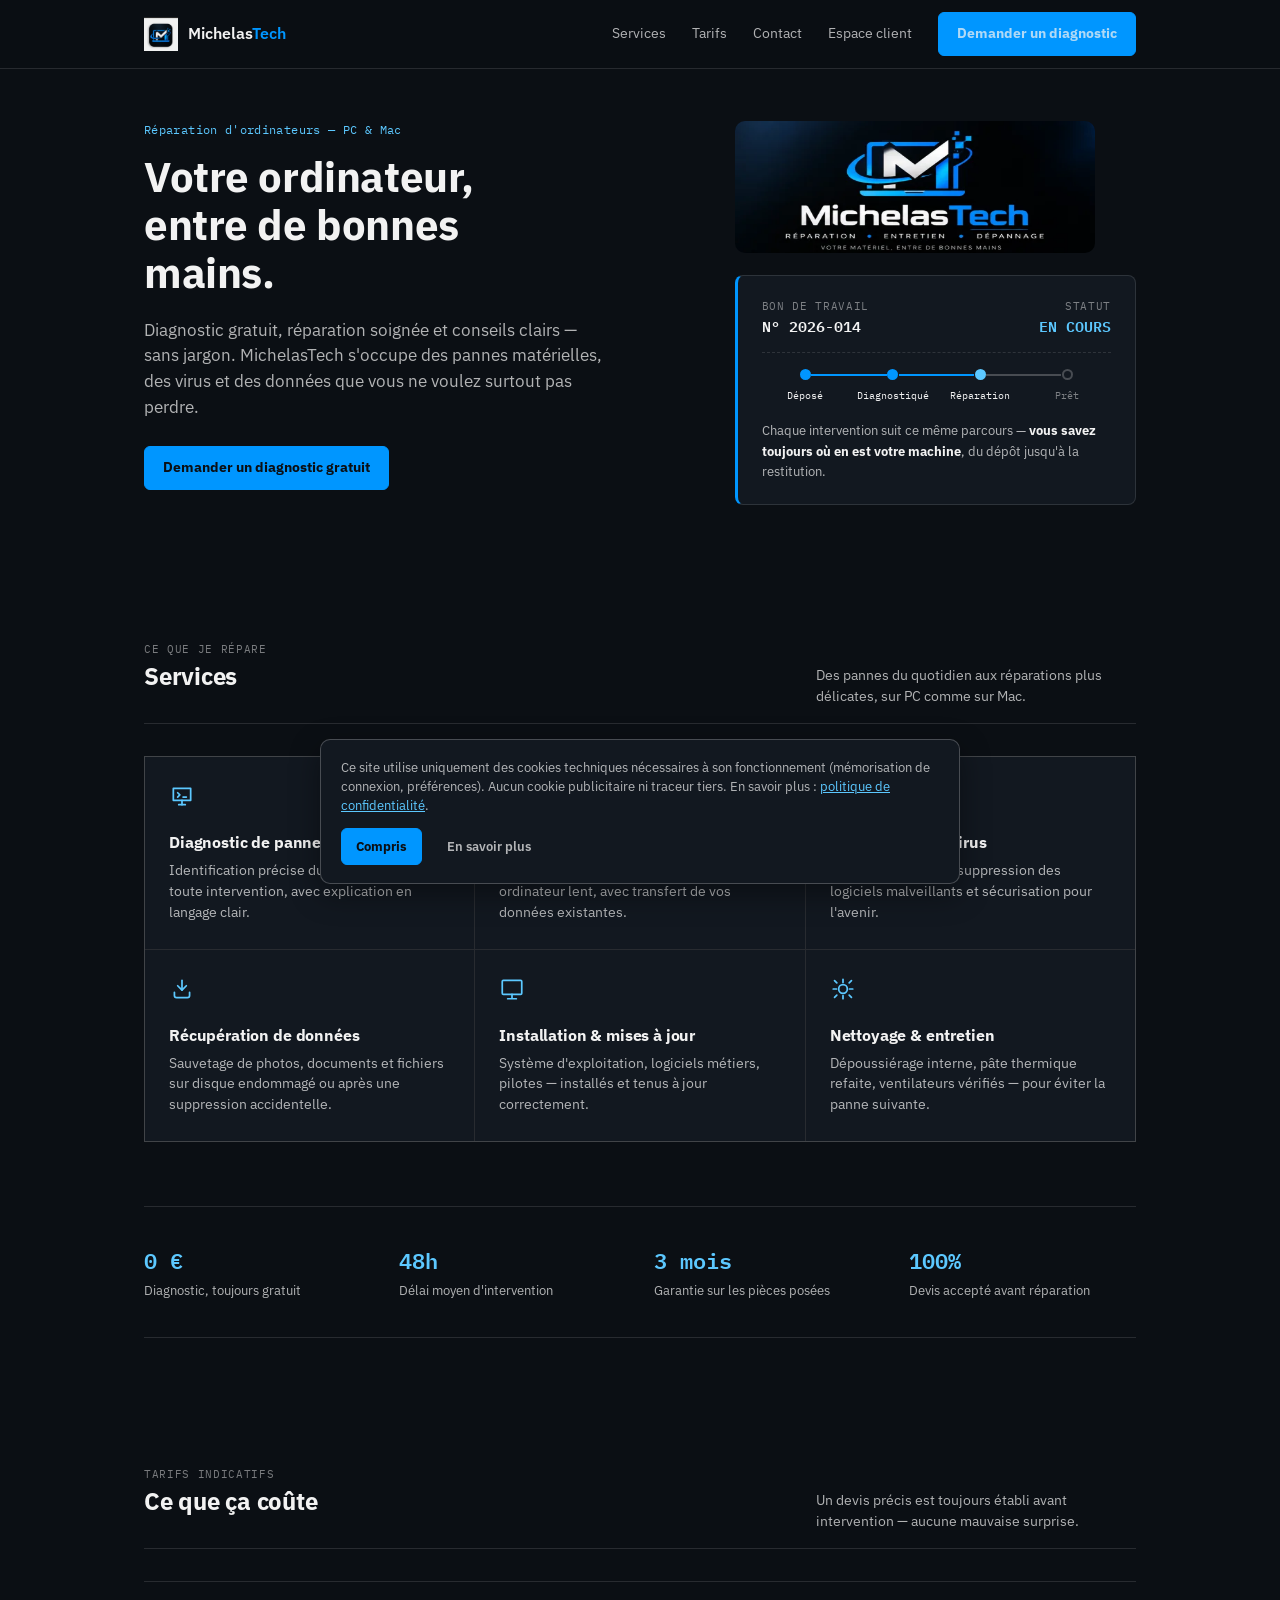
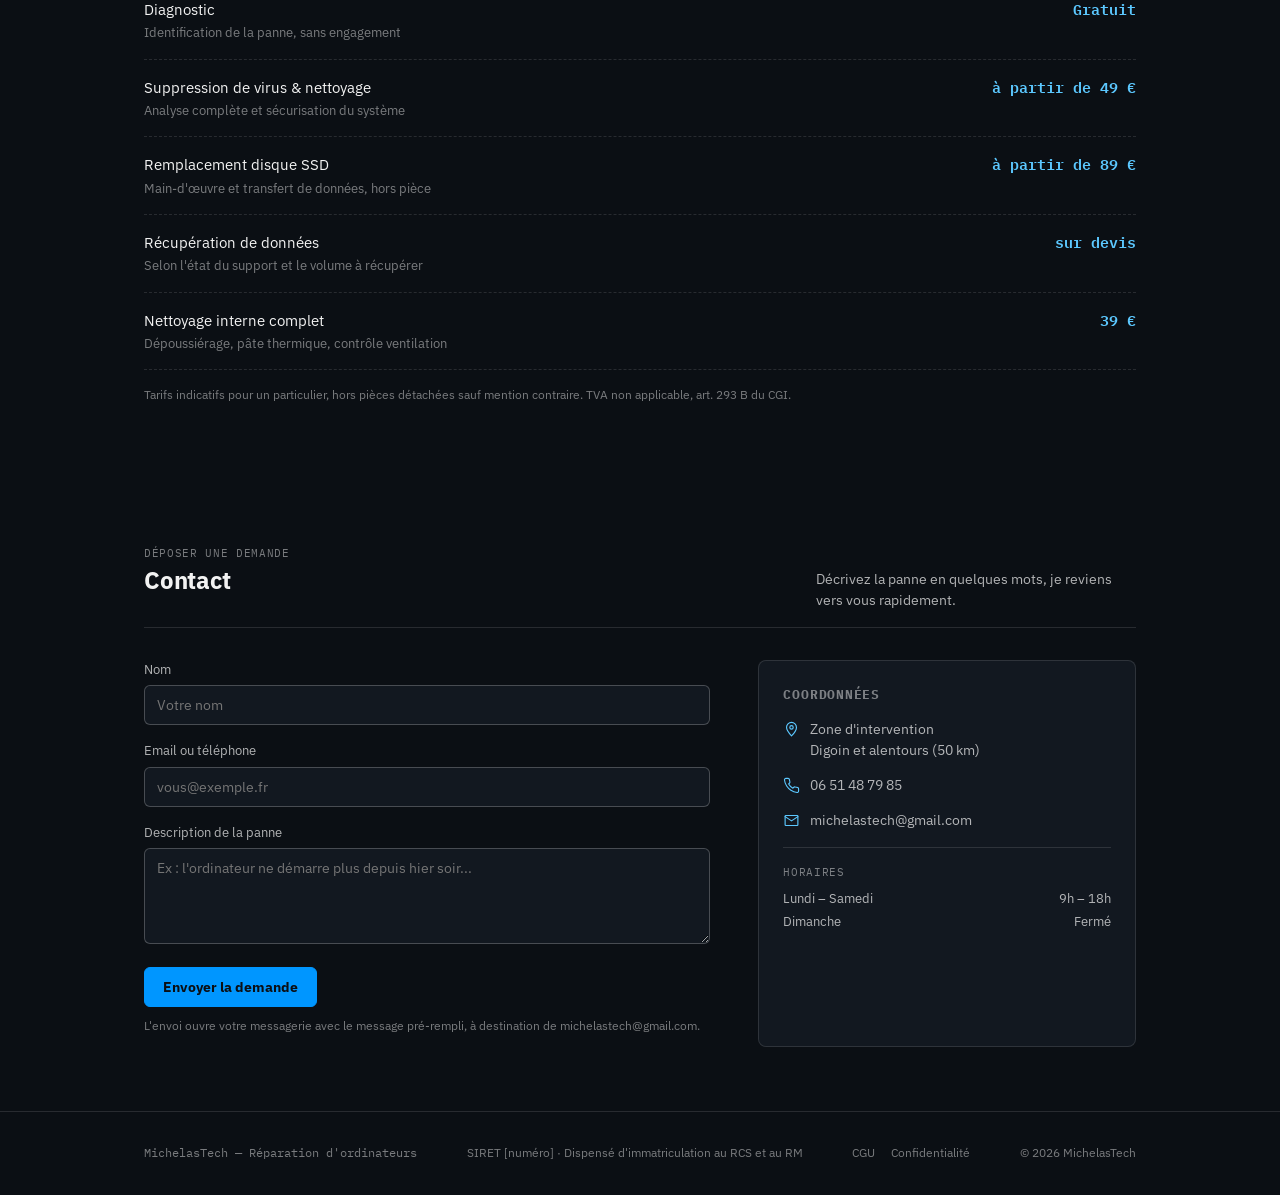
<file: index.html>
<!DOCTYPE html>
<html lang="fr">
<head>
<meta charset="UTF-8">
<meta name="viewport" content="width=device-width, initial-scale=1, viewport-fit=cover">
<title>MichelasTech — Réparation d'ordinateurs à Digoin | Diagnostic gratuit</title>
<meta name="description" content="Réparation d'ordinateurs PC et Mac à Digoin et dans un rayon de 50 km. Diagnostic gratuit, virus, disque SSD, récupération de données. Devis avant toute intervention.">
<meta name="robots" content="index, follow">
<link rel="canonical" href="https://www.michelastech.fr/">

<meta property="og:type" content="website">
<meta property="og:title" content="MichelasTech — Réparation d'ordinateurs">
<meta property="og:description" content="Diagnostic gratuit, réparation soignée. Digoin et alentours (50 km).">
<meta property="og:image" content="https://www.michelastech.fr/logo-full.webp">
<meta name="twitter:card" content="summary">

<link rel="icon" href="favicon.ico" sizes="any">
<link rel="icon" type="image/png" sizes="32x32" href="icon-32.png">
<link rel="icon" type="image/png" sizes="192x192" href="icon-192.png">
<link rel="apple-touch-icon" href="icon-180.png">
<link rel="manifest" href="site.webmanifest">
<meta name="theme-color" content="#0B0F14">

<link rel="preconnect" href="https://fonts.googleapis.com">
<link rel="preconnect" href="https://fonts.gstatic.com" crossorigin>
<link href="https://fonts.googleapis.com/css2?family=IBM+Plex+Mono:wght@500;600&family=IBM+Plex+Sans:wght@400;500;600&display=swap" rel="stylesheet">
<link rel="stylesheet" href="styles.css">

<script type="application/ld+json">
{
  "@context": "https://schema.org",
  "@type": "LocalBusiness",
  "name": "MichelasTech",
  "description": "Réparation d'ordinateurs PC et Mac, diagnostic gratuit, intervention à Digoin et alentours (50 km).",
  "telephone": "+33651487985",
  "email": "michelastech@gmail.com",
  "areaServed": "Digoin et alentours (50 km)",
  "openingHours": "Mo-Sa 09:00-18:00",
  "priceRange": "€€"
}
</script>

<style>
  /* ---------- Hero ---------- */
  .hero{padding:52px 0 72px;}
  .hero-grid{display:grid;grid-template-columns:1.15fr 0.85fr;gap:48px;align-items:start;}
  .kicker{font-family:"IBM Plex Mono",monospace;font-size:12px;color:var(--primary-light);letter-spacing:.03em;margin-bottom:14px;}
  .hero h1{font-size:clamp(28px,4vw,42px);line-height:1.14;max-width:15ch;}
  .hero .lede{font-size:16.5px;max-width:46ch;margin-bottom:26px;}
  .hero-logo{width:100%;max-width:360px;border-radius:10px;margin-bottom:22px;}
  .ticket-note{font-size:13px;margin-top:18px;color:var(--ink-soft);}
  .ticket-note strong{color:var(--ink);}

  /* ---------- Services ---------- */
  .services-grid{display:grid;grid-template-columns:repeat(3,1fr);gap:1px;background:var(--line);border:1px solid var(--line);}
  .service{background:var(--panel);padding:26px 24px;}
  .service svg{width:26px;height:26px;stroke:var(--primary-light);margin-bottom:14px;}
  .service h3{font-size:15.5px;margin-bottom:6px;}
  .service p{font-size:13.5px;margin-bottom:0;}

  /* ---------- Trust row ---------- */
  .trust{display:grid;grid-template-columns:repeat(4,1fr);gap:28px;padding:36px 0;border-top:1px solid var(--line);border-bottom:1px solid var(--line);}
  .trust-item .num{font-family:"IBM Plex Mono",monospace;font-size:22px;color:var(--primary-light);font-weight:600;}
  .trust-item .lbl{font-size:12.5px;color:var(--ink-soft);margin-top:4px;}

  /* ---------- Tarifs ---------- */
  .price-list{border-top:1px solid var(--line);}
  .price-row{display:flex;justify-content:space-between;align-items:baseline;gap:16px;padding:16px 0;border-bottom:1px dashed var(--line);}
  .price-row .name{font-size:15px;color:var(--ink);}
  .price-row .desc{font-size:12.5px;color:var(--ink-faint);margin-top:2px;}
  .price-row .amount{font-family:"IBM Plex Mono",monospace;font-size:15px;white-space:nowrap;color:var(--primary-light);font-weight:600;}
  .price-footnote{font-size:12px;color:var(--ink-faint);margin-top:16px;}

  /* ---------- Contact ---------- */
  .contact-grid{display:grid;grid-template-columns:1.2fr 0.8fr;gap:48px;}
  .form-row{margin-bottom:16px;}
  .form-row label{display:block;font-size:12.5px;color:var(--ink-soft);margin-bottom:6px;}
  .form-row input,.form-row textarea{width:100%;font-family:inherit;font-size:14px;color:var(--ink);background:var(--panel);border:1px solid var(--line-strong);border-radius:6px;padding:10px 12px;}
  .form-row textarea{resize:vertical;min-height:96px;}
  .form-row input:focus,.form-row textarea:focus{outline:2px solid var(--primary);outline-offset:1px;}
  .form-note{font-size:12px;color:var(--ink-faint);margin-top:10px;}
  .coords{background:var(--panel);border:1px solid var(--line);border-radius:8px;padding:24px;}
  .coords h3{font-size:13px;margin-bottom:14px;}
  .coord-item{display:flex;gap:10px;margin-bottom:14px;font-size:13.5px;}
  .coord-item svg{width:17px;height:17px;stroke:var(--primary-light);flex:none;margin-top:2px;}
  .coord-item span{color:var(--ink-soft);}
  .hours{border-top:1px solid var(--line);margin-top:16px;padding-top:16px;}
  .hours-row{display:flex;justify-content:space-between;font-size:12.5px;color:var(--ink-soft);margin-bottom:4px;}

  @media (max-width:820px){
    .hero-grid{grid-template-columns:1fr;}
    .services-grid{grid-template-columns:repeat(2,1fr);}
    .trust{grid-template-columns:repeat(2,1fr);row-gap:24px;}
    .contact-grid{grid-template-columns:1fr;}
  }
  @media (max-width:560px){ .services-grid{grid-template-columns:1fr;} }
</style>
</head>
<body>

<header class="site">
  <div class="navbar">
    <a href="#top" class="brand">
      <img src="logo-icon.webp" alt="Logo MichelasTech" width="34" height="34">
      <div class="brand-name">Michelas<b>Tech</b></div>
    </a>
    <nav class="links" id="navLinks">
      <a href="#services">Services</a>
      <a href="#tarifs">Tarifs</a>
      <a href="#contact">Contact</a>
      <a href="login.html">Espace client</a>
      <a href="#contact" class="btn btn-primary">Demander un diagnostic</a>
    </nav>
    <button class="navburger" id="navBurger" aria-label="Ouvrir le menu"><span></span></button>
  </div>
</header>

<main id="top">
  <section class="hero">
    <div class="container hero-grid">
      <div>
        <div class="kicker">Réparation d'ordinateurs — PC &amp; Mac</div>
        <h1>Votre ordinateur, entre de bonnes mains.</h1>
        <p class="lede">Diagnostic gratuit, réparation soignée et conseils clairs — sans jargon. MichelasTech s'occupe des pannes matérielles, des virus et des données que vous ne voulez surtout pas perdre.</p>
        <a href="#contact" class="btn btn-primary">Demander un diagnostic gratuit</a>
      </div>

      <div>
        <img src="logo-full.webp" alt="MichelasTech — Réparation, entretien, dépannage" class="hero-logo" width="360" height="132" loading="eager">
        <div class="ticket">
          <div class="ticket-top">
            <div><div class="field-label">BON DE TRAVAIL</div><div class="ticket-num">N° 2026-014</div></div>
            <div style="text-align:right;"><div class="field-label">STATUT</div><div class="ticket-num" style="color:var(--primary-light);">EN COURS</div></div>
          </div>
          <div class="status-track">
            <div class="status-step done"><div class="status-line"></div><div class="status-dot"></div><div class="status-label">Déposé</div></div>
            <div class="status-step done"><div class="status-line"></div><div class="status-dot"></div><div class="status-label">Diagnostiqué</div></div>
            <div class="status-step active"><div class="status-line"></div><div class="status-dot"></div><div class="status-label">Réparation</div></div>
            <div class="status-step"><div class="status-line"></div><div class="status-dot"></div><div class="status-label">Prêt</div></div>
          </div>
          <div class="ticket-note">Chaque intervention suit ce même parcours — <strong>vous savez toujours où en est votre machine</strong>, du dépôt jusqu'à la restitution.</div>
        </div>
      </div>
    </div>
  </section>

  <section id="services">
    <div class="container">
      <div class="section-head">
        <div><div class="field-label">Ce que je répare</div><h2>Services</h2></div>
        <p>Des pannes du quotidien aux réparations plus délicates, sur PC comme sur Mac.</p>
      </div>
      <div class="services-grid">
        <div class="service">
          <svg viewBox="0 0 24 24" fill="none" stroke-width="1.6" stroke-linecap="round" stroke-linejoin="round"><path d="M4 5h16v11H4z"/><path d="M9 20h6"/><path d="M12 16v4"/><path d="M8 9l2 2-2 2"/><path d="M13 13h3"/></svg>
          <h3>Diagnostic de panne</h3>
          <p>Identification précise du problème avant toute intervention, avec explication en langage clair.</p>
        </div>
        <div class="service">
          <svg viewBox="0 0 24 24" fill="none" stroke-width="1.6" stroke-linecap="round" stroke-linejoin="round"><rect x="4" y="4" width="16" height="16" rx="1"/><path d="M8 4v16M4 8h4M4 12h4M4 16h4"/></svg>
          <h3>Remplacement disque / SSD</h3>
          <p>Passage sur SSD pour accélérer un ordinateur lent, avec transfert de vos données existantes.</p>
        </div>
        <div class="service">
          <svg viewBox="0 0 24 24" fill="none" stroke-width="1.6" stroke-linecap="round" stroke-linejoin="round"><circle cx="12" cy="12" r="8"/><path d="M9 12l2 2 4-4"/></svg>
          <h3>Suppression de virus</h3>
          <p>Nettoyage complet, suppression des logiciels malveillants et sécurisation pour l'avenir.</p>
        </div>
        <div class="service">
          <svg viewBox="0 0 24 24" fill="none" stroke-width="1.6" stroke-linecap="round" stroke-linejoin="round"><path d="M12 4v9"/><path d="M8 9l4 4 4-4"/><path d="M5 15v3a2 2 0 002 2h10a2 2 0 002-2v-3"/></svg>
          <h3>Récupération de données</h3>
          <p>Sauvetage de photos, documents et fichiers sur disque endommagé ou après une suppression accidentelle.</p>
        </div>
        <div class="service">
          <svg viewBox="0 0 24 24" fill="none" stroke-width="1.6" stroke-linecap="round" stroke-linejoin="round"><rect x="3" y="4" width="18" height="13" rx="1"/><path d="M8 21h8M12 17v4"/></svg>
          <h3>Installation &amp; mises à jour</h3>
          <p>Système d'exploitation, logiciels métiers, pilotes — installés et tenus à jour correctement.</p>
        </div>
        <div class="service">
          <svg viewBox="0 0 24 24" fill="none" stroke-width="1.6" stroke-linecap="round" stroke-linejoin="round"><path d="M12 3v3M12 18v3M4.2 4.2l2.1 2.1M17.7 17.7l2.1 2.1M3 12h3M18 12h3M4.2 19.8l2.1-2.1M17.7 6.3l2.1-2.1"/><circle cx="12" cy="12" r="4"/></svg>
          <h3>Nettoyage &amp; entretien</h3>
          <p>Dépoussiérage interne, pâte thermique refaite, ventilateurs vérifiés — pour éviter la panne suivante.</p>
        </div>
      </div>
    </div>
  </section>

  <section style="padding-top:0;">
    <div class="container">
      <div class="trust">
        <div class="trust-item"><div class="num">0 €</div><div class="lbl">Diagnostic, toujours gratuit</div></div>
        <div class="trust-item"><div class="num">48h</div><div class="lbl">Délai moyen d'intervention</div></div>
        <div class="trust-item"><div class="num">3 mois</div><div class="lbl">Garantie sur les pièces posées</div></div>
        <div class="trust-item"><div class="num">100%</div><div class="lbl">Devis accepté avant réparation</div></div>
      </div>
    </div>
  </section>

  <section id="tarifs">
    <div class="container">
      <div class="section-head">
        <div><div class="field-label">Tarifs indicatifs</div><h2>Ce que ça coûte</h2></div>
        <p>Un devis précis est toujours établi avant intervention — aucune mauvaise surprise.</p>
      </div>
      <div class="price-list">
        <div class="price-row"><div><div class="name">Diagnostic</div><div class="desc">Identification de la panne, sans engagement</div></div><div class="amount">Gratuit</div></div>
        <div class="price-row"><div><div class="name">Suppression de virus &amp; nettoyage</div><div class="desc">Analyse complète et sécurisation du système</div></div><div class="amount">à partir de 49 €</div></div>
        <div class="price-row"><div><div class="name">Remplacement disque SSD</div><div class="desc">Main-d'œuvre et transfert de données, hors pièce</div></div><div class="amount">à partir de 89 €</div></div>
        <div class="price-row"><div><div class="name">Récupération de données</div><div class="desc">Selon l'état du support et le volume à récupérer</div></div><div class="amount">sur devis</div></div>
        <div class="price-row"><div><div class="name">Nettoyage interne complet</div><div class="desc">Dépoussiérage, pâte thermique, contrôle ventilation</div></div><div class="amount">39 €</div></div>
      </div>
      <p class="price-footnote">Tarifs indicatifs pour un particulier, hors pièces détachées sauf mention contraire. TVA non applicable, art. 293 B du CGI.</p>
    </div>
  </section>

  <section id="contact">
    <div class="container">
      <div class="section-head">
        <div><div class="field-label">Déposer une demande</div><h2>Contact</h2></div>
        <p>Décrivez la panne en quelques mots, je reviens vers vous rapidement.</p>
      </div>
      <div class="contact-grid">
        <form id="contactForm" novalidate>
          <div class="form-row">
            <label for="cname">Nom</label>
            <input id="cname" name="name" type="text" required placeholder="Votre nom" autocomplete="name">
          </div>
          <div class="form-row">
            <label for="cemail">Email ou téléphone</label>
            <input id="cemail" name="contact" type="text" required placeholder="vous@exemple.fr" autocomplete="email">
          </div>
          <div class="form-row">
            <label for="cmsg">Description de la panne</label>
            <textarea id="cmsg" name="message" required placeholder="Ex : l'ordinateur ne démarre plus depuis hier soir..."></textarea>
          </div>
          <!-- Piège anti-spam : champ invisible pour les humains, rempli seulement par les robots -->
          <div class="hp-field" aria-hidden="true">
            <label for="website">Ne pas remplir ce champ</label>
            <input id="website" name="website" type="text" tabindex="-1" autocomplete="off">
          </div>
          <button type="submit" class="btn btn-primary">Envoyer la demande</button>
          <p class="form-note">L'envoi ouvre votre messagerie avec le message pré-rempli, à destination de michelastech@gmail.com.</p>
        </form>

        <div class="coords">
          <h3 class="field-label">Coordonnées</h3>
          <div class="coord-item">
            <svg viewBox="0 0 24 24" fill="none" stroke-width="1.6" stroke-linecap="round" stroke-linejoin="round"><path d="M12 21s-7-7.2-7-12a7 7 0 0114 0c0 4.8-7 12-7 12z"/><circle cx="12" cy="9" r="2.4"/></svg>
            <span>Zone d'intervention<br>Digoin et alentours (50 km)</span>
          </div>
          <div class="coord-item">
            <svg viewBox="0 0 24 24" fill="none" stroke-width="1.6" stroke-linecap="round" stroke-linejoin="round"><path d="M22 16.9v3a2 2 0 01-2.2 2 19.8 19.8 0 01-8.6-3.1 19.5 19.5 0 01-6-6A19.8 19.8 0 012.1 4.2 2 2 0 014.1 2h3a2 2 0 012 1.7c.1.9.3 1.8.6 2.7a2 2 0 01-.4 2.1L8 9.8a16 16 0 006 6l1.3-1.3a2 2 0 012.1-.4c.9.3 1.8.5 2.7.6a2 2 0 011.9 2.2z"/></svg>
            <span><a href="tel:+33651487985" style="text-decoration:none;color:inherit;">06 51 48 79 85</a></span>
          </div>
          <div class="coord-item">
            <svg viewBox="0 0 24 24" fill="none" stroke-width="1.6" stroke-linecap="round" stroke-linejoin="round"><rect x="3" y="5" width="18" height="14" rx="1"/><path d="M3 6.5l9 6 9-6"/></svg>
            <span>michelastech@gmail.com</span>
          </div>
          <div class="hours">
            <div class="field-label" style="margin-bottom:8px;">Horaires</div>
            <div class="hours-row"><span>Lundi – Samedi</span><span>9h – 18h</span></div>
            <div class="hours-row"><span>Dimanche</span><span>Fermé</span></div>
          </div>
        </div>
      </div>
    </div>
  </section>
</main>

<footer class="site">
  <div class="container footer-grid">
    <div class="mono">MichelasTech — Réparation d'ordinateurs</div>
    <div>SIRET [numéro] · Dispensé d'immatriculation au RCS et au RM</div>
    <div class="footer-links">
      <a href="cgu.html">CGU</a>
      <a href="rgpd.html">Confidentialité</a>
    </div>
    <div>© <span id="year"></span> MichelasTech</div>
  </div>
</footer>

<script>
  document.getElementById("year").textContent = new Date().getFullYear();

  var burger = document.getElementById("navBurger");
  var links = document.getElementById("navLinks");
  burger.addEventListener("click", function(){ links.classList.toggle("open"); });
  links.querySelectorAll("a").forEach(function(a){ a.addEventListener("click", function(){ links.classList.remove("open"); }); });

  var form = document.getElementById("contactForm");
  form.addEventListener("submit", function(e){
    e.preventDefault();
    // Anti-spam : si le champ piège est rempli, c'est un robot -> on ignore silencieusement
    if(document.getElementById("website").value !== ""){ return; }

    var name = document.getElementById("cname").value.trim();
    var contact = document.getElementById("cemail").value.trim();
    var message = document.getElementById("cmsg").value.trim();
    var subject = encodeURIComponent("Demande de diagnostic — " + name);
    var body = encodeURIComponent("Nom : " + name + "\nContact : " + contact + "\n\nDescription de la panne :\n" + message);
    window.location.href = "mailto:michelastech@gmail.com?subject=" + subject + "&body=" + body;
  });
</script>
<script src="cookie-consent.js"></script>
</body>
</html>
</file>
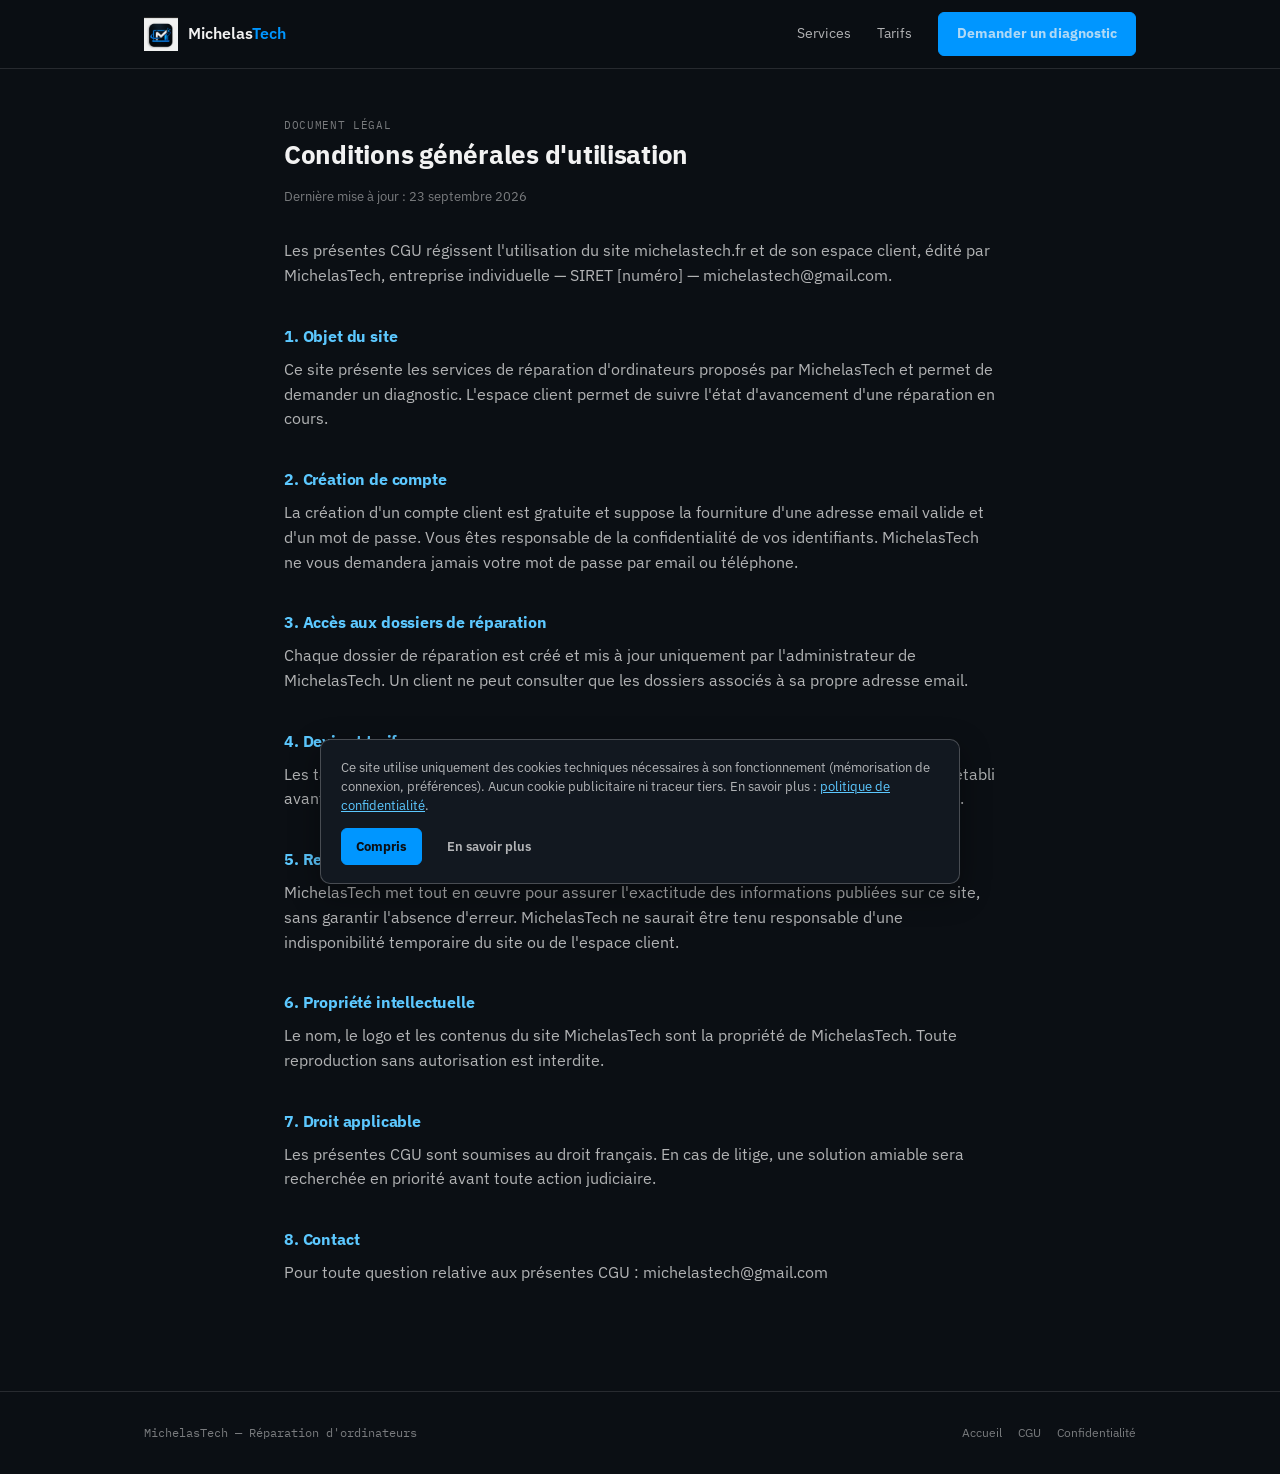
<file: cgu.html>
<!DOCTYPE html>
<html lang="fr">
<head>
<meta charset="UTF-8">
<meta name="viewport" content="width=device-width, initial-scale=1, viewport-fit=cover">
<title>Conditions générales d'utilisation — MichelasTech</title>
<meta name="description" content="Conditions générales d'utilisation du site et de l'espace client MichelasTech.">
<meta name="robots" content="noindex, follow">
<link rel="icon" href="favicon.ico" sizes="any">
<link rel="apple-touch-icon" href="icon-180.png">
<link rel="preconnect" href="https://fonts.googleapis.com">
<link rel="preconnect" href="https://fonts.gstatic.com" crossorigin>
<link href="https://fonts.googleapis.com/css2?family=IBM+Plex+Mono:wght@500;600&family=IBM+Plex+Sans:wght@400;500;600&display=swap" rel="stylesheet">
<link rel="stylesheet" href="styles.css">
<style>
  .legal{max-width:760px;margin:0 auto;padding:48px 24px 90px;}
  .legal h1{font-size:26px;}
  .legal .updated{font-size:12.5px;color:var(--ink-faint);margin-bottom:32px;}
  .legal h2{font-size:16px;margin-top:36px;color:var(--primary-light);}
  .legal ul{color:var(--ink-soft);font-size:14px;padding-left:20px;}
  .legal li{margin-bottom:6px;}
</style>
</head>
<body>
<header class="site">
  <div class="navbar">
    <a href="index.html" class="brand">
      <img src="logo-icon.webp" alt="Logo MichelasTech" width="34" height="34">
      <div class="brand-name">Michelas<b>Tech</b></div>
    </a>
    <nav class="links" id="navLinks">
      <a href="index.html#services">Services</a>
      <a href="index.html#tarifs">Tarifs</a>
      <a href="index.html#contact" class="btn btn-primary">Demander un diagnostic</a>
    </nav>
    <button class="navburger" id="navBurger" aria-label="Ouvrir le menu"><span></span></button>
  </div>
</header>

<main class="legal">
  <div class="field-label">Document légal</div>
  <h1>Conditions générales d'utilisation</h1>
  <p class="updated">Dernière mise à jour : 23 septembre 2026</p>

  <p>Les présentes CGU régissent l'utilisation du site michelastech.fr et de son espace client, édité par MichelasTech, entreprise individuelle — SIRET [numéro] — michelastech@gmail.com.</p>

  <h2>1. Objet du site</h2>
  <p>Ce site présente les services de réparation d'ordinateurs proposés par MichelasTech et permet de demander un diagnostic. L'espace client permet de suivre l'état d'avancement d'une réparation en cours.</p>

  <h2>2. Création de compte</h2>
  <p>La création d'un compte client est gratuite et suppose la fourniture d'une adresse email valide et d'un mot de passe. Vous êtes responsable de la confidentialité de vos identifiants. MichelasTech ne vous demandera jamais votre mot de passe par email ou téléphone.</p>

  <h2>3. Accès aux dossiers de réparation</h2>
  <p>Chaque dossier de réparation est créé et mis à jour uniquement par l'administrateur de MichelasTech. Un client ne peut consulter que les dossiers associés à sa propre adresse email.</p>

  <h2>4. Devis et tarifs</h2>
  <p>Les tarifs affichés sur le site sont indicatifs. Un devis précis et gratuit est systématiquement établi avant toute intervention payante. Aucun paiement n'est exigé sans accord préalable du client.</p>

  <h2>5. Responsabilité</h2>
  <p>MichelasTech met tout en œuvre pour assurer l'exactitude des informations publiées sur ce site, sans garantir l'absence d'erreur. MichelasTech ne saurait être tenu responsable d'une indisponibilité temporaire du site ou de l'espace client.</p>

  <h2>6. Propriété intellectuelle</h2>
  <p>Le nom, le logo et les contenus du site MichelasTech sont la propriété de MichelasTech. Toute reproduction sans autorisation est interdite.</p>

  <h2>7. Droit applicable</h2>
  <p>Les présentes CGU sont soumises au droit français. En cas de litige, une solution amiable sera recherchée en priorité avant toute action judiciaire.</p>

  <h2>8. Contact</h2>
  <p>Pour toute question relative aux présentes CGU : michelastech@gmail.com</p>
</main>

<footer class="site">
  <div class="container footer-grid">
    <div class="mono">MichelasTech — Réparation d'ordinateurs</div>
    <div class="footer-links">
      <a href="index.html">Accueil</a>
      <a href="cgu.html">CGU</a>
      <a href="rgpd.html">Confidentialité</a>
    </div>
  </div>
</footer>

<script>
  var burger = document.getElementById("navBurger");
  var links = document.getElementById("navLinks");
  burger.addEventListener("click", function(){ links.classList.toggle("open"); });
</script>
<script src="cookie-consent.js"></script>
</body>
</html>
</file>
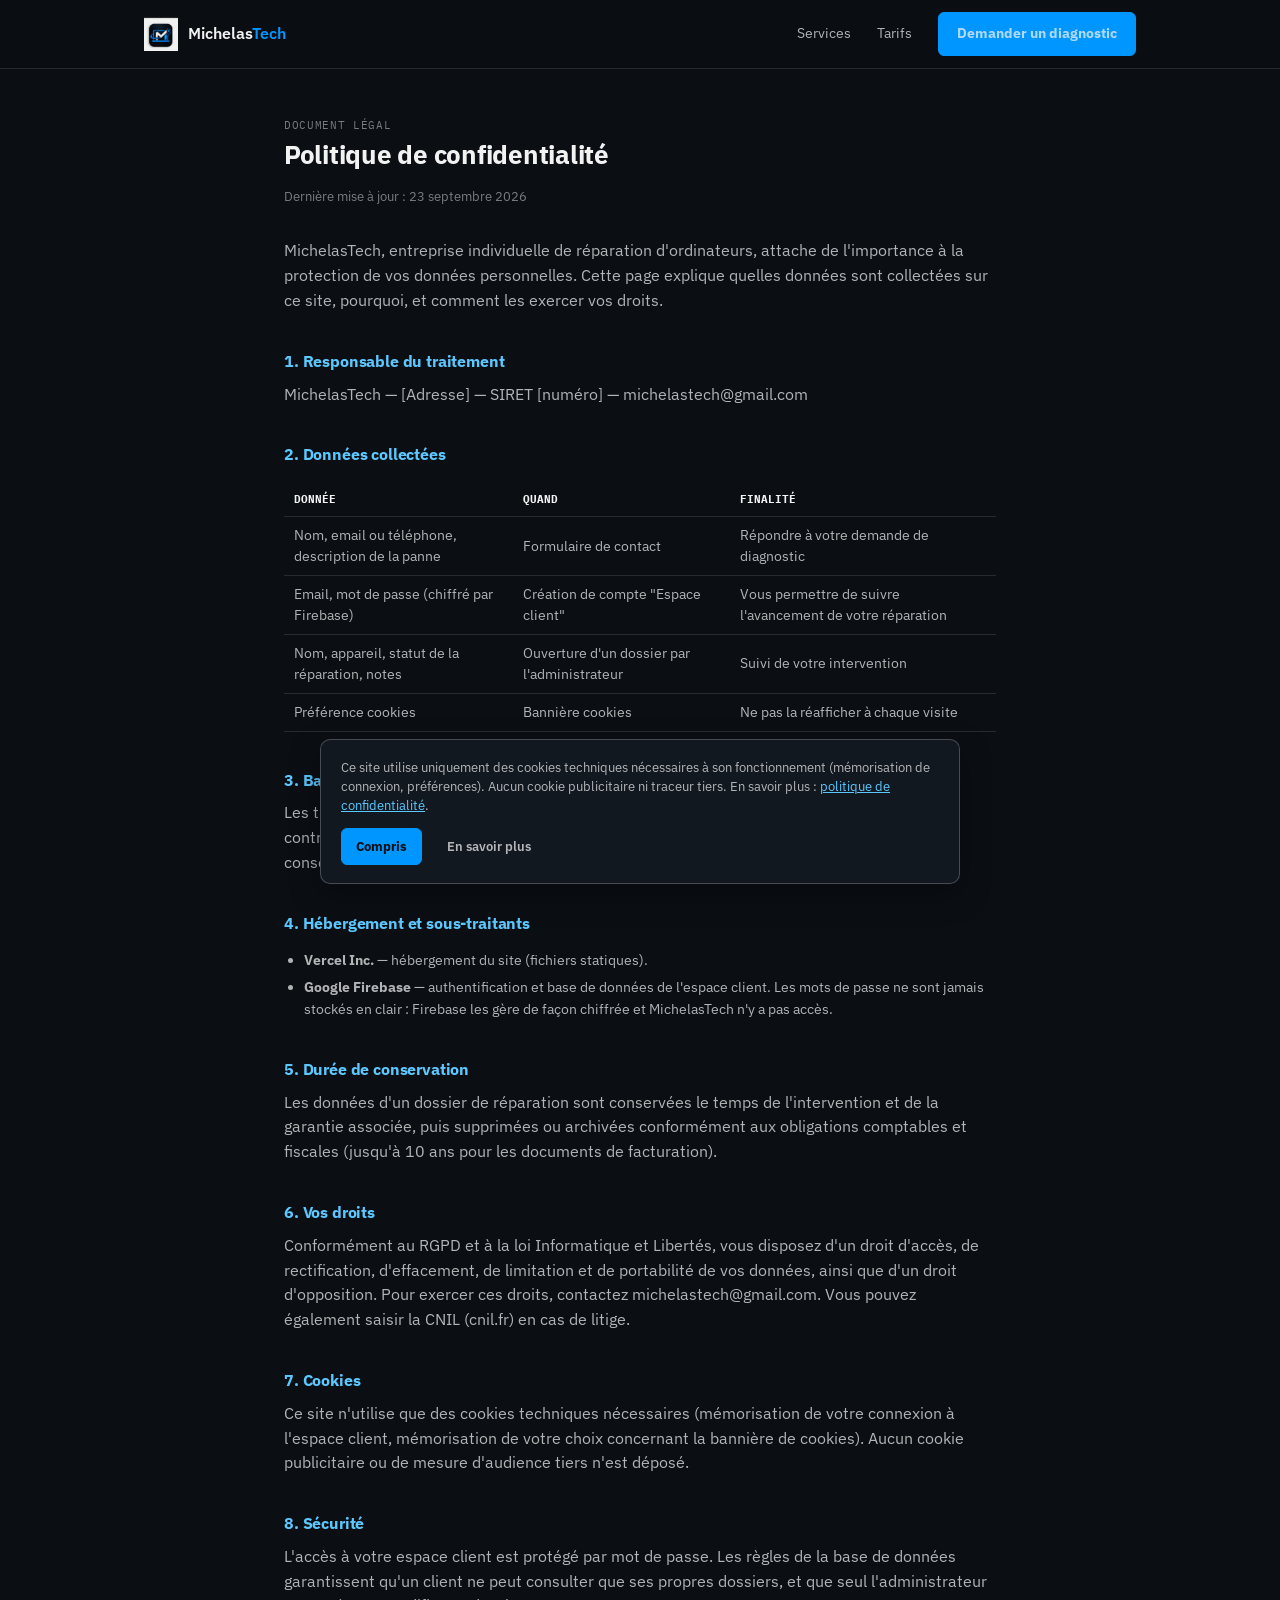
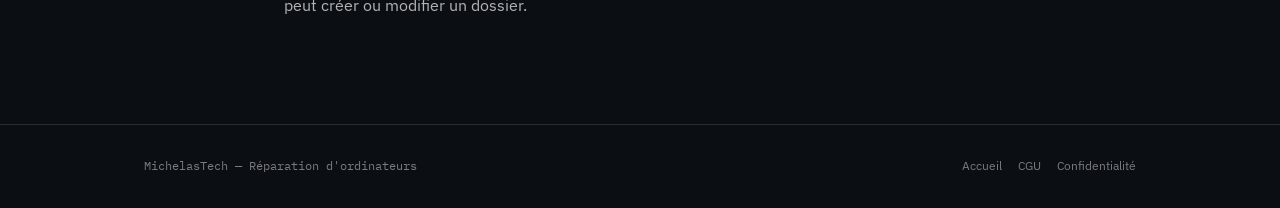
<file: rgpd.html>
<!DOCTYPE html>
<html lang="fr">
<head>
<meta charset="UTF-8">
<meta name="viewport" content="width=device-width, initial-scale=1, viewport-fit=cover">
<title>Politique de confidentialité (RGPD) — MichelasTech</title>
<meta name="description" content="Politique de confidentialité de MichelasTech : données collectées, finalités, durée de conservation et vos droits RGPD.">
<meta name="robots" content="noindex, follow">
<link rel="icon" href="favicon.ico" sizes="any">
<link rel="apple-touch-icon" href="icon-180.png">
<link rel="preconnect" href="https://fonts.googleapis.com">
<link rel="preconnect" href="https://fonts.gstatic.com" crossorigin>
<link href="https://fonts.googleapis.com/css2?family=IBM+Plex+Mono:wght@500;600&family=IBM+Plex+Sans:wght@400;500;600&display=swap" rel="stylesheet">
<link rel="stylesheet" href="styles.css">
<style>
  .legal{max-width:760px;margin:0 auto;padding:48px 24px 90px;}
  .legal h1{font-size:26px;}
  .legal .updated{font-size:12.5px;color:var(--ink-faint);margin-bottom:32px;}
  .legal h2{font-size:16px;margin-top:36px;color:var(--primary-light);}
  .legal ul{color:var(--ink-soft);font-size:14px;padding-left:20px;}
  .legal li{margin-bottom:6px;}
  .legal table{width:100%;border-collapse:collapse;margin:16px 0;font-size:13.5px;}
  .legal th,.legal td{text-align:left;padding:8px 10px;border-bottom:1px solid var(--line);color:var(--ink-soft);}
  .legal th{color:var(--ink);font-family:"IBM Plex Mono",monospace;font-size:11px;text-transform:uppercase;}
</style>
</head>
<body>
<header class="site">
  <div class="navbar">
    <a href="index.html" class="brand">
      <img src="logo-icon.webp" alt="Logo MichelasTech" width="34" height="34">
      <div class="brand-name">Michelas<b>Tech</b></div>
    </a>
    <nav class="links" id="navLinks">
      <a href="index.html#services">Services</a>
      <a href="index.html#tarifs">Tarifs</a>
      <a href="index.html#contact" class="btn btn-primary">Demander un diagnostic</a>
    </nav>
    <button class="navburger" id="navBurger" aria-label="Ouvrir le menu"><span></span></button>
  </div>
</header>

<main class="legal">
  <div class="field-label">Document légal</div>
  <h1>Politique de confidentialité</h1>
  <p class="updated">Dernière mise à jour : 23 septembre 2026</p>

  <p>MichelasTech, entreprise individuelle de réparation d'ordinateurs, attache de l'importance à la protection de vos données personnelles. Cette page explique quelles données sont collectées sur ce site, pourquoi, et comment les exercer vos droits.</p>

  <h2>1. Responsable du traitement</h2>
  <p>MichelasTech — [Adresse] — SIRET [numéro] — michelastech@gmail.com</p>

  <h2>2. Données collectées</h2>
  <table>
    <thead><tr><th>Donnée</th><th>Quand</th><th>Finalité</th></tr></thead>
    <tbody>
      <tr><td>Nom, email ou téléphone, description de la panne</td><td>Formulaire de contact</td><td>Répondre à votre demande de diagnostic</td></tr>
      <tr><td>Email, mot de passe (chiffré par Firebase)</td><td>Création de compte "Espace client"</td><td>Vous permettre de suivre l'avancement de votre réparation</td></tr>
      <tr><td>Nom, appareil, statut de la réparation, notes</td><td>Ouverture d'un dossier par l'administrateur</td><td>Suivi de votre intervention</td></tr>
      <tr><td>Préférence cookies</td><td>Bannière cookies</td><td>Ne pas la réafficher à chaque visite</td></tr>
    </tbody>
  </table>

  <h2>3. Base légale</h2>
  <p>Les traitements ci-dessus reposent sur l'exécution d'une relation précontractuelle ou contractuelle (votre demande de réparation) et, pour la préférence cookies, sur votre consentement.</p>

  <h2>4. Hébergement et sous-traitants</h2>
  <ul>
    <li><strong>Vercel Inc.</strong> — hébergement du site (fichiers statiques).</li>
    <li><strong>Google Firebase</strong> — authentification et base de données de l'espace client. Les mots de passe ne sont jamais stockés en clair : Firebase les gère de façon chiffrée et MichelasTech n'y a pas accès.</li>
  </ul>

  <h2>5. Durée de conservation</h2>
  <p>Les données d'un dossier de réparation sont conservées le temps de l'intervention et de la garantie associée, puis supprimées ou archivées conformément aux obligations comptables et fiscales (jusqu'à 10 ans pour les documents de facturation).</p>

  <h2>6. Vos droits</h2>
  <p>Conformément au RGPD et à la loi Informatique et Libertés, vous disposez d'un droit d'accès, de rectification, d'effacement, de limitation et de portabilité de vos données, ainsi que d'un droit d'opposition. Pour exercer ces droits, contactez michelastech@gmail.com. Vous pouvez également saisir la CNIL (cnil.fr) en cas de litige.</p>

  <h2>7. Cookies</h2>
  <p>Ce site n'utilise que des cookies techniques nécessaires (mémorisation de votre connexion à l'espace client, mémorisation de votre choix concernant la bannière de cookies). Aucun cookie publicitaire ou de mesure d'audience tiers n'est déposé.</p>

  <h2>8. Sécurité</h2>
  <p>L'accès à votre espace client est protégé par mot de passe. Les règles de la base de données garantissent qu'un client ne peut consulter que ses propres dossiers, et que seul l'administrateur peut créer ou modifier un dossier.</p>
</main>

<footer class="site">
  <div class="container footer-grid">
    <div class="mono">MichelasTech — Réparation d'ordinateurs</div>
    <div class="footer-links">
      <a href="index.html">Accueil</a>
      <a href="cgu.html">CGU</a>
      <a href="rgpd.html">Confidentialité</a>
    </div>
  </div>
</footer>

<script>
  var burger = document.getElementById("navBurger");
  var links = document.getElementById("navLinks");
  burger.addEventListener("click", function(){ links.classList.toggle("open"); });
</script>
<script src="cookie-consent.js"></script>
</body>
</html>
</file>
<file: styles.css>
/* ============================================================
   MichelasTech — Design system partagé
   Couleurs de marque : #0B0F14 (noir profond) · #0096FF (bleu tech)
   #5CC8FF (bleu clair) · #F2F2F2 (gris clair)
   ============================================================ */
:root{
  --bg:#0B0F14;
  --panel:#121820;
  --panel-alt:#161E28;
  --ink:#F2F2F2;
  --ink-soft:rgba(242,242,242,.72);
  --ink-faint:rgba(242,242,242,.48);
  --primary:#0096FF;
  --primary-light:#5CC8FF;
  --on-primary:#0B0F14;   /* texte sur fond bleu : contraste ~6:1 */
  --line:rgba(242,242,242,.12);
  --line-strong:rgba(242,242,242,.24);
  --danger:#FF6B5B;
  --ok:#38C88C;
  box-sizing:border-box;
  padding-top:env(safe-area-inset-top,0px);
  padding-bottom:env(safe-area-inset-bottom,0px);
}
html{scroll-behavior:smooth;scroll-padding-top:76px;}
*{box-sizing:border-box;}
body{
  margin:0;background:var(--bg);color:var(--ink);
  font-family:"IBM Plex Sans",system-ui,sans-serif;
  line-height:1.55;-webkit-font-smoothing:antialiased;
}
a{color:inherit;}
img{max-width:100%;display:block;}
.mono{font-family:"IBM Plex Mono",monospace;}
.container{max-width:1040px;margin:0 auto;padding:0 24px;}
h1,h2,h3{margin:0 0 .5em;letter-spacing:-0.01em;}
p{margin:0 0 1em;color:var(--ink-soft);}
.field-label{font-family:"IBM Plex Mono",monospace;font-size:11px;letter-spacing:.06em;color:var(--ink-faint);text-transform:uppercase;}

/* ---------- Nav ---------- */
header.site{
  position:sticky;top:0;z-index:40;
  background:color-mix(in srgb, var(--bg) 86%, transparent);
  backdrop-filter:blur(10px);
  border-bottom:1px solid var(--line);
  padding-top:env(safe-area-inset-top,0px);
}
.navbar{display:flex;align-items:center;justify-content:space-between;padding:12px 24px;max-width:1040px;margin:0 auto;}
.brand{display:flex;align-items:center;gap:10px;text-decoration:none;}
.brand img{width:34px;height:34px;flex:none;}
.brand-name{font-weight:600;font-size:16px;color:var(--ink);}
.brand-name b{color:var(--primary);font-weight:600;}
nav.links{display:flex;gap:26px;align-items:center;}
nav.links a{font-size:14px;color:var(--ink-soft);text-decoration:none;}
nav.links a:hover{color:var(--primary-light);}
.navburger{display:none;background:none;border:1px solid var(--line-strong);border-radius:6px;width:38px;height:38px;align-items:center;justify-content:center;cursor:pointer;}
.navburger span,.navburger span::before,.navburger span::after{content:"";display:block;width:16px;height:2px;background:var(--ink);position:relative;}
.navburger span::before{position:absolute;top:-5px;}
.navburger span::after{position:absolute;top:5px;}

/* ---------- Buttons ---------- */
.btn{
  display:inline-flex;align-items:center;gap:8px;font-family:inherit;font-size:14px;font-weight:600;
  padding:10px 18px;border-radius:6px;border:1px solid var(--line-strong);text-decoration:none;cursor:pointer;
  background:var(--panel);color:var(--ink);transition:background .15s ease, border-color .15s ease, transform .1s ease;
}
.btn:hover{border-color:var(--primary);}
.btn:active{transform:translateY(1px);}
.btn-primary{background:var(--primary);border-color:var(--primary);color:var(--on-primary);font-weight:700;}
.btn-primary:hover{background:var(--primary-light);border-color:var(--primary-light);}
.btn-link{border-color:transparent;background:none;color:var(--ink-soft);padding:10px 4px;}
.btn-link:hover{color:var(--primary-light);}

/* ---------- Ticket / status track (identité MichelasTech) ---------- */
.ticket{background:var(--panel);border:1px solid var(--line);border-left:3px solid var(--primary);border-radius:8px;padding:22px 24px;}
.ticket-top{display:flex;justify-content:space-between;align-items:baseline;border-bottom:1px dashed var(--line);padding-bottom:14px;margin-bottom:16px;}
.ticket-num{font-family:"IBM Plex Mono",monospace;font-weight:600;font-size:15px;}
.status-track{display:flex;align-items:center;margin:6px 0 4px;}
.status-step{display:flex;flex-direction:column;align-items:center;flex:1;position:relative;}
.status-dot{width:11px;height:11px;border-radius:50%;background:var(--panel);border:2px solid var(--line-strong);z-index:1;}
.status-step.done .status-dot{background:var(--primary);border-color:var(--primary);}
.status-step.active .status-dot{background:var(--primary-light);border-color:var(--primary-light);}
.status-line{position:absolute;top:5px;left:calc(-50% + 6px);right:calc(50% + 6px);height:2px;background:var(--line-strong);z-index:0;}
.status-step.done .status-line,.status-step.active .status-line{background:var(--primary);}
.status-step:first-child .status-line{display:none;}
.status-label{font-family:"IBM Plex Mono",monospace;font-size:10px;color:var(--ink-faint);margin-top:8px;text-align:center;}
.status-step.done .status-label,.status-step.active .status-label{color:var(--ink);}

/* ---------- Sections generic ---------- */
section{padding:64px 0;}
.section-head{display:flex;justify-content:space-between;align-items:flex-end;gap:20px;margin-bottom:32px;border-bottom:1px solid var(--line);padding-bottom:16px;}
.section-head h2{font-size:24px;}
.section-head p{margin:0;max-width:40ch;font-size:13.5px;}

/* ---------- Footer ---------- */
footer.site{border-top:1px solid var(--line);padding:32px 0;}
.footer-grid{display:flex;justify-content:space-between;flex-wrap:wrap;gap:10px 24px;font-size:12px;color:var(--ink-faint);}
.footer-links{display:flex;gap:16px;flex-wrap:wrap;}
.footer-links a{color:var(--ink-faint);text-decoration:none;}
.footer-links a:hover{color:var(--primary-light);}

/* ---------- Cookie banner ---------- */
#cookieBanner{
  position:fixed;left:16px;right:16px;bottom:16px;z-index:80;
  max-width:640px;margin:0 auto;background:var(--panel);border:1px solid var(--line-strong);
  border-radius:10px;padding:18px 20px;box-shadow:0 10px 30px rgba(0,0,0,.4);
  display:none;
  padding-bottom:calc(18px + env(safe-area-inset-bottom,0px));
}
#cookieBanner.show{display:block;}
#cookieBanner p{font-size:12.5px;margin:0 0 12px;color:var(--ink-soft);}
#cookieBanner .actions{display:flex;gap:10px;flex-wrap:wrap;}
#cookieBanner .btn{padding:8px 14px;font-size:12.5px;}

/* ---------- Utility ---------- */
.visually-hidden{position:absolute;width:1px;height:1px;overflow:hidden;clip:rect(0,0,0,0);white-space:nowrap;}
.hp-field{position:absolute;left:-9999px;top:-9999px;}

@media (max-width:820px){
  nav.links{
    position:fixed;top:64px;left:0;right:0;background:var(--bg);
    border-bottom:1px solid var(--line);flex-direction:column;align-items:flex-start;
    padding:16px 24px;gap:16px;display:none;
  }
  nav.links.open{display:flex;}
  .navburger{display:flex;}
  nav.links .btn{width:100%;justify-content:center;}
}
</file>
